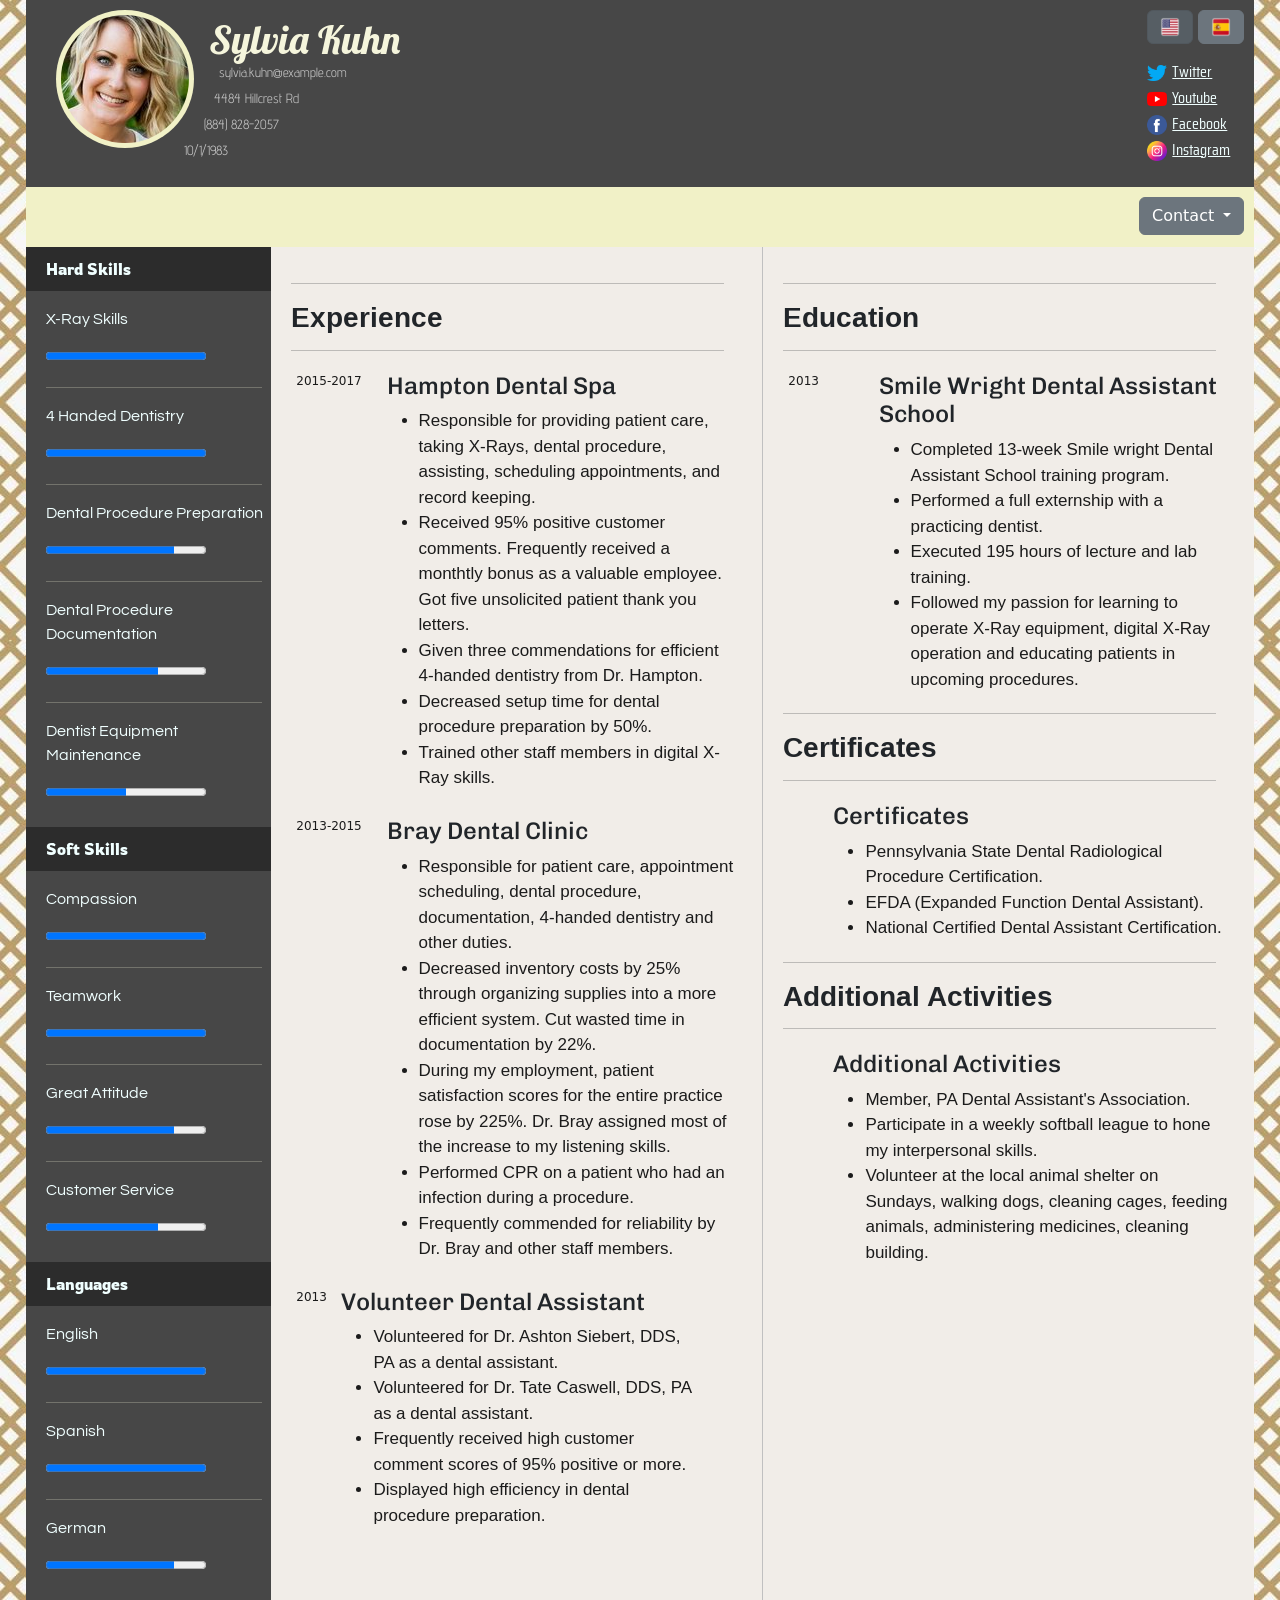
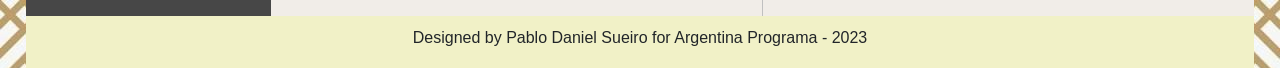
<file: index.html>
<!DOCTYPE html>
<html lang="en">

<head>
    <meta charset="UTF-8">
    <meta http-equiv="X-UA-Compatible" content="IE=edge">
    <meta name="viewport" content="width=device-width, initial-scale=1.0">
    <title>Curriculum Vitae</title>
    
    
    <link rel="stylesheet" href="https://fonts.googleapis.com/css?family=Lobster">
    <link rel="stylesheet" href="https://fonts.googleapis.com/css?family=Saira Condensed">
    <link rel="stylesheet" href="https://fonts.googleapis.com/css?family=Rowdies">
    <link rel="stylesheet" href="https://fonts.googleapis.com/css?family=Questrial">
    <link rel="stylesheet" href="https://fonts.googleapis.com/css?family=Advent Pro">
    <link rel="stylesheet" href="https://fonts.googleapis.com/css?family=Chivo">
    <link rel="stylesheet" href="https://fonts.googleapis.com/css?family=Ramabhadra">


    <link rel="icon" type="image/x-icon" href="../images/favicon.png">
    <link href="https://cdn.jsdelivr.net/npm/bootstrap@5.2.3/dist/css/bootstrap.min.css" rel="stylesheet"
        integrity="sha384-rbsA2VBKQhggwzxH7pPCaAqO46MgnOM80zW1RWuH61DGLwZJEdK2Kadq2F9CUG65" crossorigin="anonymous">
    <link rel="stylesheet" href="../css/style.css" />
</head>

<body onload="Startup()">
    <header>

        <div id="headerContent">

            <div id="avy">
                <img src="../images/photo.jpg" alt="Avatar" , id="avatar">
            </div>

            <div id="info">

                <h1>Sylvia Kuhn</h1>

                <div id="otherInfo">
                    <p id="email">sylvia.kuhn@example.com</p>
                    <p id="address">4484 Hillcrest Rd</p>
                    <p id="phone">(884) 828-2057</p>
                    <p id="dob">10/1/1983</p>
                </div>

            </div>

            <div id="rightHeader">

                <div id="toggleLang">
                    <input type="radio" class="btn-check" name="options" id="option1" autocomplete="off" checked>
                    <label class="btn btn-secondary" for="option1" onclick="ReplaceTextEnglish()"> <img
                            src="../images/english.png"></label>
                    <input type="radio" class="btn-check" name="options" id="option2" autocomplete="off">
                    <label class="btn btn-secondary" for="option2" onclick="ReplaceTextSpanish()"><img
                            src="../images/spanish.png"></label>
                    <script src="../js/script.js"></script>
                </div>

                <div id="links">

                    <a href="www.twitter.com"><img src="../images/twitter.png">Twitter</a>

                    <a href="www.youtube.com"><img src="../images/youtube.png">Youtube</a>

                    <a href="www.facebook.com"><img src="../images/facebook.png">Facebook</a>

                    <a href="www.youtube.com"><img src="../images/insta.png">Instagram</a>

                </div>

            </div>
        </div>

    </header>

    <nav>
        <div id="drp">
            <div class="dropdownShow">
                <button class="btn btn-secondary dropdown-toggle" type="button" id="dropdownMenuClickableInside"
                    data-bs-toggle="dropdown" data-bs-auto-close="outside" aria-expanded="false">

                    Contact
                </button>

                <div class="dropdown-menu" aria-labelledby="dropdownMenuClickableInside">

                    <form id="contactForm">
                        <div class="form-group">
                            <label for="formGroupExampleInpt">Full Name*</label>
                            <input type="text" class="form-control" id="formGroupExampleInput" placeholder="Full Name">
                            <div class="invalid-feedback">
                                Please choose a username.
                            </div>
                            <div class="valid-feedback">
                                Looks good!
                              </div>
                        </div>
                        <div class="col-sm-10">
                            <label for="inputEmail">Email*</label>
                            <input type="email" class="form-control" id="inputEmail3" placeholder="Email">
                            <div class="invalid-feedback">
                                Please input an Email address.
                            </div>
                            <div class="valid-feedback">
                                Looks good!
                              </div>
                        </div>
                        <div class="form-group">
                            <label for="formGroupExampleInpt2">Message*</label>
                            <textarea class="form-control" id="formGroupExampleInput2"
                                placeholder="Write a fully detailed message" rows="10"></textarea>
                            <div class="invalid-feedback">
                                Please write a message.
                            </div>
                            <div class="valid-feedback">
                                Looks good!
                              </div>
                        </div>
                    </form>
                    <button type="button" class="btn btn-dark" onclick="CheckForms()">Send</button>
                    <div class="valid-feedback" id = "sentMessage">
                        Message sent!
                      </div>
                    <script src="../js/script.js"></script>
                </div>
            </div>
        </div>
    </nav>


    <div class="mainBody">

        <aside>
            <div class="asideTitle">
                <p id="hardSkills">
                    Hard Skills
                </p>
            </div>

            <div class="bars">
                <p id="xrayskills">X-Ray Skills</p>
                <progress max="100" value="100"></progress>
                <hr>
                <p id="fourHandedDent">4 Handed Dentistry</p>
                <progress max="100" value="100"></progress>
                <hr>
                <p id="dentalPre">Dental Procedure Preparation</p>
                <progress max="100" value="80"></progress>
                <hr>
                <p id="dentalDoc">Dental Procedure Documentation</p>
                <progress max="100" value="70"></progress>
                <hr>
                <p id="dentistEq">Dentist Equipment Maintenance</p>
                <progress max="100" value="50"></progress>
            </div>

            <div class="asideTitle">
                <p id="softSkills">
                    Soft Skills
                </p>
            </div>
            <div class="bars">
                <p id="compassion">Compassion</p>
                <progress max="100" value="100"></progress>
                <hr>
                <p id="teamwork">Teamwork</p>
                <progress max="100" value="100"></progress>
                <hr>
                <p id="greatAttitude">Great Attitude</p>
                <progress max="100" value="80"></progress>
                <hr>
                <p id="customerService">Customer Service</p>
                <progress max="100" value="70"></progress>
            </div>
            <div class="asideTitle">
                <p id="languages">
                    Languages
                </p>
            </div>
            <p class="AsideText">
            <div class="bars">
                <p id="english">English</p>
                <progress max="100" value="100"></progress>
                <hr>
                <p id="spanish">Spanish</p>
                <progress max="100" value="100"></progress>
                <hr>
                <p id="german">German</p>
                <progress max="100" value="80"></progress>
            </div>
            </p>

        </aside>

        <main>
            <div class="column">

                <hr class="solid">
                <h3 id="exp">Experience</h3>
                <hr class="solid">

                <div class="experience">

                    <div class="columnYear">

                        <p>2015-2017</p>

                    </div>

                    <div class="columnList">

                        <h4 id="hamptomDentalSpa">Hampton Dental Spa</h4>

                        <ul>
                            <li id="bullet1">Responsible for providing patient care, taking X-Rays, dental procedure,
                                assisting,
                                scheduling appointments, and record keeping.</li>
                            <li id="bullet2">Received 95% positive customer comments. Frequently received a monthtly
                                bonus as a
                                valuable employee. Got five unsolicited patient thank you letters.</li>
                            <li id="bullet3">Given three commendations for efficient 4-handed dentistry from Dr.
                                Hampton.</li>
                            <li id="bullet4">Decreased setup time for dental procedure preparation by 50%.</li>
                            <li id="bullet5">Trained other staff members in digital X-Ray skills.</li>
                        </ul>

                    </div>

                </div>

                <div class="experience">

                    <div class="columnYear">

                        <p>2013-2015</p>

                    </div>

                    <div class="columnList">

                        <h4 id="brayDental">Bray Dental Clinic</h4>

                        <ul>
                            <li id="bullet6">Responsible for patient care, appointment scheduling, dental procedure,
                                documentation,
                                4-handed dentistry and other duties.</li>
                            <li id="bullet7">Decreased inventory costs by 25% through organizing supplies into a more
                                efficient
                                system. Cut wasted time in documentation by 22%.</li>
                            <li id="bullet8">During my employment, patient satisfaction scores for the entire practice
                                rose by 225%.
                                Dr. Bray assigned most of the increase to my listening skills.</li>
                            <li id="bullet9">Performed CPR on a patient who had an infection during a procedure.</li>
                            <li id="bullet10">Frequently commended for reliability by Dr. Bray and other staff members.
                            </li>
                        </ul>

                    </div>

                </div>

                <div class="experience">

                    <div class="columnSpace">

                        <p>2013</p>

                    </div>

                    <div class="columnList">

                        <h4 id="volunteer">Volunteer Dental Assistant</h4>

                        <ul>
                            <li id="bullet11">Volunteered for Dr. Ashton Siebert, DDS, PA as a dental assistant.</li>
                            <li id="bullet12">Volunteered for Dr. Tate Caswell, DDS, PA as a dental assistant.</li>
                            <li id="bullet13">Frequently received high customer comment scores of 95% positive or more.
                            </li>
                            <li id="bullet14">Displayed high efficiency in dental procedure preparation.</li>
                        </ul>

                    </div>

                </div>

            </div>
            <div class="vertical"></div>
            <div class="column">

                <hr class="solid">
                <h3 id="education">Education</h3>
                <hr class="solid">

                <div class="experience">

                    <div class="columnYear">

                        <p>2013</p>

                    </div>

                    <div class="columnList">

                        <h4 id="smileWright">Smile Wright Dental Assistant School</h4>

                        <ul>
                            <li id="bullet15">Completed 13-week Smile wright Dental Assistant School training program.
                            </li>
                            <li id="bullet16">Performed a full externship with a practicing dentist.</li>
                            <li id="bullet17">Executed 195 hours of lecture and lab training.</li>
                            <li id="bullet18">Followed my passion for learning to operate X-Ray equipment, digital X-Ray
                                operation and
                                educating patients in upcoming procedures.</li>
                        </ul>

                    </div>

                </div>

                <div class="experience">
                    <hr class="solid">
                    <h3 id="certificates">Certificates</h3>
                    <hr class="solid">

                    <div class="columnSpace">


                    </div>

                    <div class="columnYearlessList">

                        <h4 id="certificatesSmall">Certificates</h4>

                        <ul>
                            <li id="bullet19">Pennsylvania State Dental Radiological Procedure Certification.</li>
                            <li id="bullet20">EFDA (Expanded Function Dental Assistant).</li>
                            <li id="bullet21">National Certified Dental Assistant Certification.</li>
                        </ul>

                    </div>

                </div>

                <div class="experience">
                    <hr class="solid">
                    <h3 id="additionalActivities">Additional Activities</h3>
                    <hr class="solid">

                    <div class="columnSpace">


                    </div>

                    <div class="columnYearlessList">

                        <h4 id="additionalActivitiesSmall">Additional Activities</h4>

                        <ul>
                            <li id="bullet22">Member, PA Dental Assistant's Association.</li>
                            <li id="bullet23">Participate in a weekly softball league to hone my interpersonal skills.
                            </li>
                            <li id="bullet24">Volunteer at the local animal shelter on Sundays, walking dogs, cleaning
                                cages, feeding
                                animals, administering medicines, cleaning building.</li>
                        </ul>

                    </div>

                </div>

            </div>
        </main>
    </div>

    <footer>
        <p id="footerMessage">Designed by Pablo Daniel Sueiro for Argentina Programa - 2023</p>
    </footer>

    <script src="../js/script.js"></script>
    <script src="https://cdn.jsdelivr.net/npm/bootstrap@5.2.3/dist/js/bootstrap.bundle.min.js"
        integrity="sha384-kenU1KFdBIe4zVF0s0G1M5b4hcpxyD9F7jL+jjXkk+Q2h455rYXK/7HAuoJl+0I4"
        crossorigin="anonymous"></script>
</body>

</html>
</file>
<file: css/style.css>
* {
  box-sizing: border-box;
}

body {
  background-image: url("../images/background.jpg");
  margin-left: 2%;
  margin-right: 2%;
}

header {
  color: beige;
  background-color: rgb(71, 71, 71);
  max-height: 100%;
  height: 120%;
}

#headerContent {
  display: flex;
  padding: 10px;
  padding-left: 30px;
}

header h1 {
  margin-top: 5px;
  margin-left: 15px;
  font-family: Lobster;
}

header #otherInfo {
  margin-top: 10px;
}

header p {
  font-size: smaller;
  color: rgb(198, 198, 198);
  float: top;
  display: flex;
  margin-left: 40px;
  margin-top: -10px;
  font-family: Advent Pro;
}

header #dob {
  margin-left: -10px;
}

header #email {
  margin-left: 25px;
}

header #address {
  margin-left: 20px;
}

header #phone {
  margin-left: 10px;
}

#rightHeader {
  margin-left: auto;
}

#links {
  padding-top: 50px;
}

#links a {
  color: azure;
  display: block;
  padding-bottom: 2px;
  font-family: Saira Condensed;
}

#links img {
  max-width: 20px;
  max-height: 20px;
  margin-right: 5px;
}

#avatar {
  border-radius: 50%;
  background-color: rgb(241, 241, 199);
  padding: 5px;
}

nav {
  background-color: rgb(241, 241, 199);
  padding: 10px;
  height: 60px;
}

#drp {
  float: right;
}

.dropdown-menu {
  padding: 20px
}

#formGroupExampleInput2 {
  width: 300px;
  margin-bottom: 10px;
}

#toggleLang {
  float: right;
}

#toggleLang img {
  display: inline-flex;
  float: left;
  max-height: 20px;
}

aside {
  width: 20%;
  background-color: rgb(71, 71, 71);
}

.asideTitle {
  background-color: rgb(44, 44, 44);
  color: azure;
}

.asideTitle p {
  font-family: Rowdies;
  padding-left: 20px;
  padding-right: 20px;
  padding-top: 10px;
  padding-bottom: 10px;
}

.bars {
  padding-bottom: 20px;
  padding-left: 20px;
}

aside p {
  color: azure;
  font-family: Questrial;
}

aside hr{
  clear:both;
  display:block;
  width: 96%;               
  height: 1px;
  color: beige;
}

.column hr {
  clear:both;
  display:block;
  width: 96%;               
  height: 1px;
}

main {
  display: flex;
  width: 80%;
  background-color: rgb(241, 237, 232);
}

.mainBody {
  display: flex;
}

h3{
  font-family: Ramabhadra;
}

h4{
  font-family: Chivo;
}

.column {
  float: left;
  width: 50%;
  flex: 50%;
  padding: 20px;
}

.columnYear {
  float: left;
  width: 20%;
  padding: 5px;
}

.columnSpace {
  float: left;
  width: 10%;
  padding: 5px;

}

.columnList {
  float: left;
  width: 80%;
  padding: 5px;
}

.columnYearlessList {
  float: left;
  width: 90%;
  padding: 5px;
}

.column p {
  color: rgb(27, 27, 27);
  font-size: 12px;
}

.column li {
  color: rgb(27, 27, 27);
  font-size: 17px;
  font-family: Verdana, Geneva, Tahoma, sans-serif;
}

.vertical {
  border-left: 1px solid rgb(192, 192, 192);
  height: auto;
  left: 50%;
}

footer {
  background-color: rgb(241, 241, 199);
  text-align: center;
  padding-top: 10px;
  padding-bottom: 2px;
  font-family: Verdana, Geneva, Tahoma, sans-serif;

}
</file>
